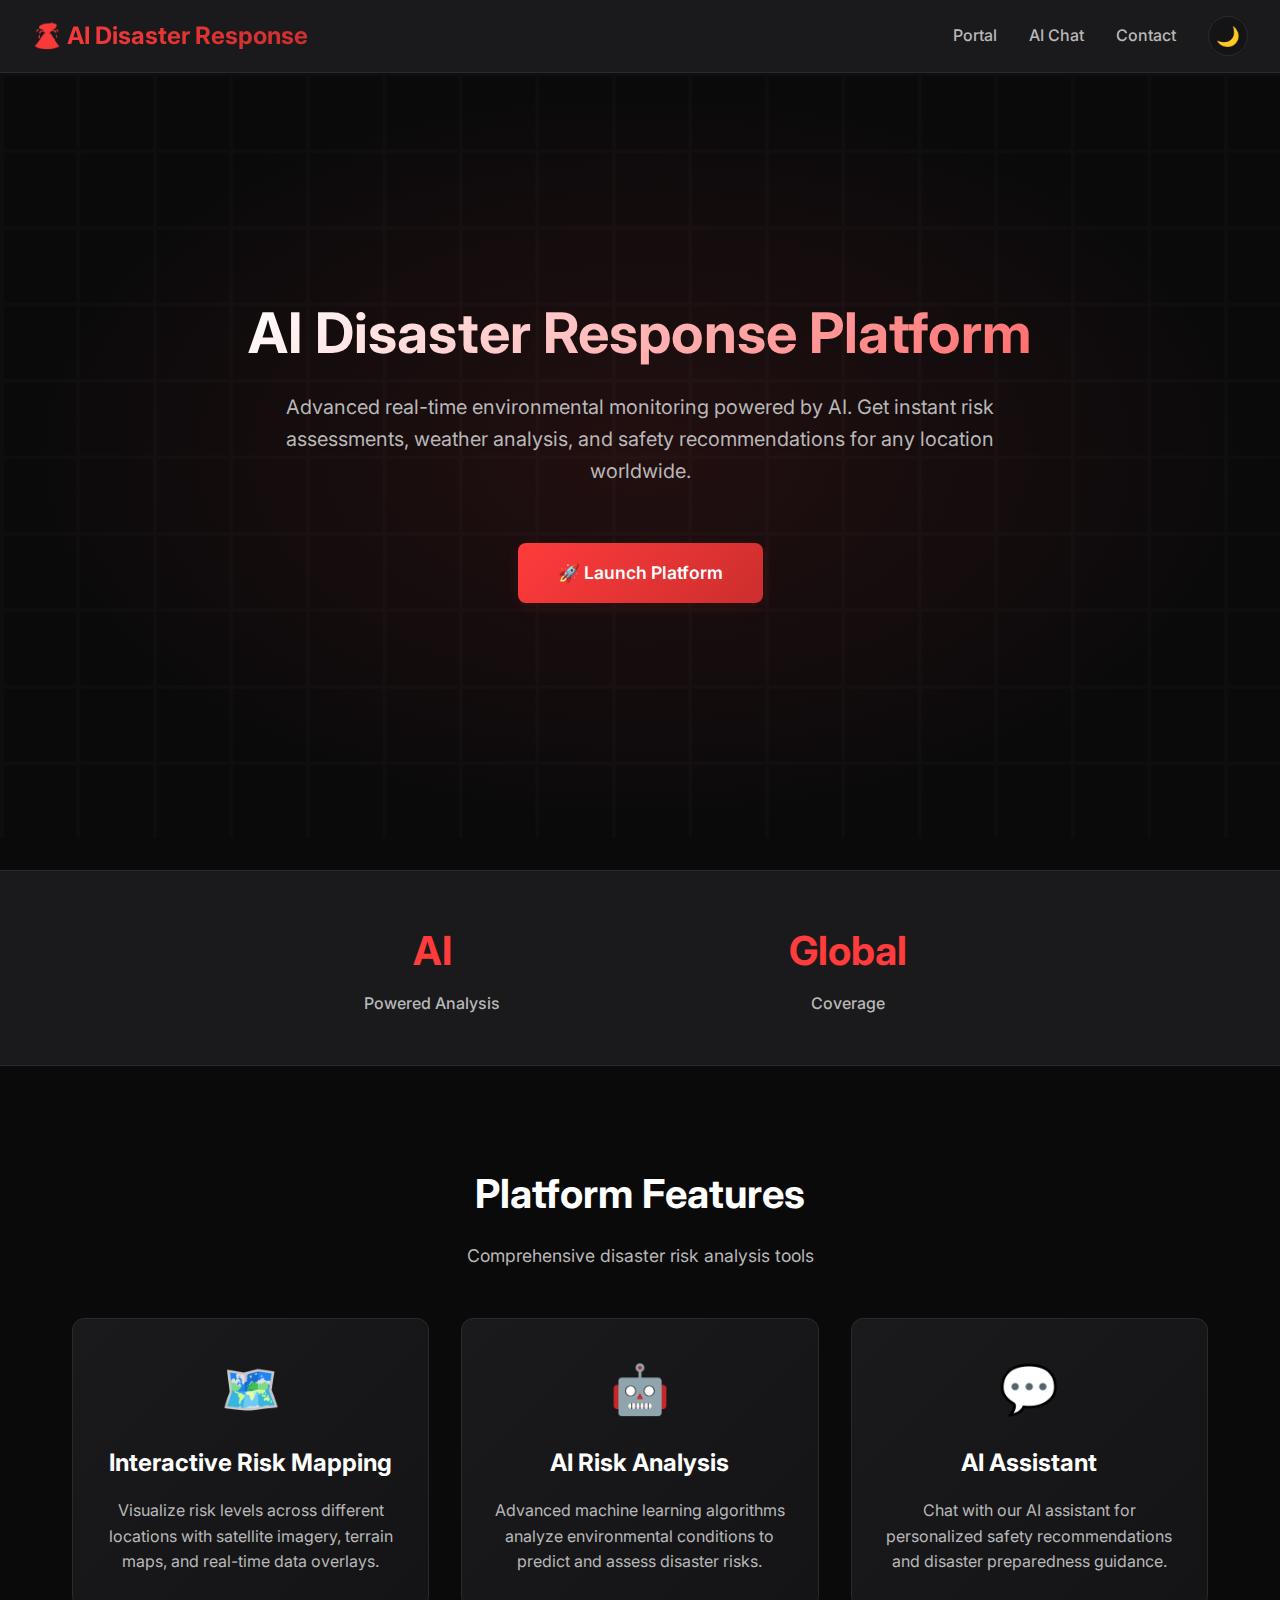
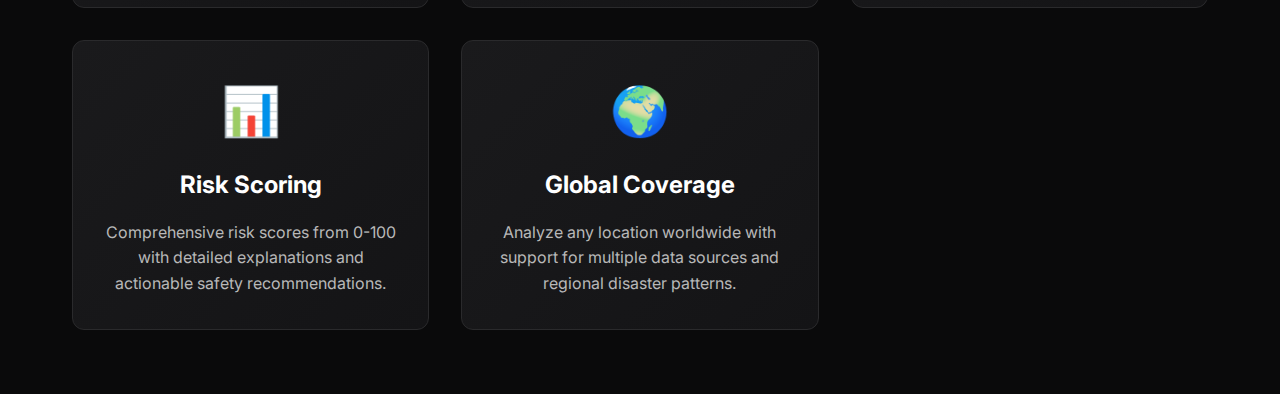
<file: templates/index.html>
<!doctype html>
<html>
<head>
  <meta charset="utf-8" />
  <meta name="viewport" content="width=device-width,initial-scale=1" />
  <title>AI Disaster Response — Advanced Risk Analysis Platform</title>
  <link href="https://fonts.googleapis.com/css2?family=Inter:wght@300;400;500;600;700&display=swap" rel="stylesheet">
  <link rel="stylesheet" href="/static/style.css" />
  <style>
    .hero {
      min-height: 85vh;
      display: flex;
      flex-direction: column;
      align-items: center;
      justify-content: center;
      text-align: center;
      padding: 2rem;
      background: radial-gradient(ellipse at center, rgba(255, 59, 59, 0.1) 0%, transparent 70%);
      position: relative;
      overflow: hidden;
    }
    
    .hero::before {
      content: '';
      position: absolute;
      top: 0;
      left: 0;
      right: 0;
      bottom: 0;
      background: url('data:image/svg+xml,<svg xmlns="http://www.w3.org/2000/svg" viewBox="0 0 100 100"><defs><pattern id="grid" width="10" height="10" patternUnits="userSpaceOnUse"><path d="M 10 0 L 0 0 0 10" fill="none" stroke="rgba(255,255,255,0.03)" stroke-width="1"/></pattern></defs><rect width="100" height="100" fill="url(%23grid)"/></svg>');
      opacity: 0.5;
    }
    
    .hero-content {
      position: relative;
      z-index: 2;
      max-width: 800px;
    }
    
    .hero h1 {
      font-size: 3.5rem;
      font-weight: 700;
      margin-bottom: 1.5rem;
      background: linear-gradient(135deg, #ffffff, #ff6b6b);
      -webkit-background-clip: text;
      -webkit-text-fill-color: transparent;
      background-clip: text;
      line-height: 1.2;
    }
    
    .hero p {
      font-size: 1.25rem;
      color: var(--text-secondary);
      margin-bottom: 2.5rem;
      line-height: 1.6;
    }
    
    .hero-btn {
      font-size: 1.1rem;
      padding: 1rem 2.5rem;
      margin-top: 1rem;
      position: relative;
      overflow: hidden;
    }
    
    .hero-btn::before {
      content: '';
      position: absolute;
      top: 0;
      left: -100%;
      width: 100%;
      height: 100%;
      background: linear-gradient(90deg, transparent, rgba(255,255,255,0.2), transparent);
      transition: left 0.5s;
    }
    
    .hero-btn:hover::before {
      left: 100%;
    }
    
    .features {
      padding: 4rem 2rem;
      max-width: 1200px;
      margin: 0 auto;
    }
    
    .features-grid {
      display: grid;
      grid-template-columns: repeat(auto-fit, minmax(300px, 1fr));
      gap: 2rem;
      margin-top: 3rem;
    }
    
    .feature-card {
      background: var(--gradient-card);
      border: 1px solid var(--border-color);
      border-radius: 12px;
      padding: 2rem;
      text-align: center;
      transition: all 0.3s ease;
    }
    
    .feature-card:hover {
      transform: translateY(-5px);
      border-color: var(--primary-red);
      box-shadow: 0 10px 40px rgba(255, 59, 59, 0.1);
    }
    
    .feature-icon {
      font-size: 3rem;
      margin-bottom: 1rem;
      display: block;
    }
    
    .feature-card h3 {
      font-size: 1.5rem;
      margin-bottom: 1rem;
      color: var(--text-primary);
    }
    
    .feature-card p {
      color: var(--text-secondary);
      line-height: 1.6;
    }
    
    .stats {
      background: var(--bg-card);
      padding: 3rem 2rem;
      margin: 2rem 0;
      border-top: 1px solid var(--border-color);
      border-bottom: 1px solid var(--border-color);
    }
    
    .stats-grid {
      display: grid;
      grid-template-columns: repeat(auto-fit, minmax(200px, 1fr));
      gap: 2rem;
      max-width: 800px;
      margin: 0 auto;
      text-align: center;
    }
    
    .stat-item h3 {
      font-size: 2.5rem;
      font-weight: 700;
      color: var(--primary-red);
      margin-bottom: 0.5rem;
    }
    
    .stat-item p {
      color: var(--text-secondary);
      font-weight: 500;
    }
    
    @media (max-width: 768px) {
      .hero h1 {
        font-size: 2.5rem;
      }
      
      .hero p {
        font-size: 1.1rem;
      }
      
      .features {
        padding: 2rem 1rem;
      }
    }
  </style>
</head>
<body>
  <header class="header">
    <div class="logo">🌋 AI Disaster Response</div>
    <nav class="nav-links">
      <a class="nav-link" href="/menu">Portal</a>
      <a class="nav-link" href="/chat">AI Chat</a>
      <a class="nav-link" href="/contact">Contact</a>
      <button id="themeToggle" class="theme-toggle" title="Toggle Theme">
        <span class="theme-icon">🌙</span>
      </button>
    </nav>
  </header>

  <section class="hero">
    <div class="hero-content fade-in-up">
      <h1>AI Disaster Response Platform</h1>
      <p>Advanced real-time environmental monitoring powered by AI. Get instant risk assessments, weather analysis, and safety recommendations for any location worldwide.</p>
      <a class="btn hero-btn" href="/menu">🚀 Launch Platform</a>
    </div>
  </section>

  <section class="stats">
    <div class="stats-grid">
      <div class="stat-item">
        <h3>AI</h3>
        <p>Powered Analysis</p>
      </div>
      <div class="stat-item">
        <h3>Global</h3>
        <p>Coverage</p>
      </div>
    </div>
  </section>

  <section class="features">
    <div class="text-center">
      <h2 style="font-size: 2.5rem; margin-bottom: 1rem;">Platform Features</h2>
      <p style="color: var(--text-secondary); font-size: 1.1rem;">Comprehensive disaster risk analysis tools</p>
    </div>
    
    <div class="features-grid">
      <div class="feature-card">
        <span class="feature-icon">🗺️</span>
        <h3>Interactive Risk Mapping</h3>
        <p>Visualize risk levels across different locations with satellite imagery, terrain maps, and real-time data overlays.</p>
      </div>
      
      <div class="feature-card">
        <span class="feature-icon">🤖</span>
        <h3>AI Risk Analysis</h3>
        <p>Advanced machine learning algorithms analyze environmental conditions to predict and assess disaster risks.</p>
      </div>
      

      
      <div class="feature-card">
        <span class="feature-icon">💬</span>
        <h3>AI Assistant</h3>
        <p>Chat with our AI assistant for personalized safety recommendations and disaster preparedness guidance.</p>
      </div>
      
      <div class="feature-card">
        <span class="feature-icon">📊</span>
        <h3>Risk Scoring</h3>
        <p>Comprehensive risk scores from 0-100 with detailed explanations and actionable safety recommendations.</p>
      </div>
      
      <div class="feature-card">
        <span class="feature-icon">🌍</span>
        <h3>Global Coverage</h3>
        <p>Analyze any location worldwide with support for multiple data sources and regional disaster patterns.</p>
      </div>
    </div>
  </section>


  <script>
    function initThemeToggle() {
      const themeToggle = document.getElementById('themeToggle');
      const themeIcon = themeToggle.querySelector('.theme-icon');
      
      // Check for saved theme or default to dark
      const currentTheme = localStorage.getItem('theme') || 'dark';
      document.documentElement.setAttribute('data-theme', currentTheme);
      themeIcon.textContent = currentTheme === 'dark' ? '🌙' : '☀️';
      
      themeToggle.addEventListener('click', () => {
        const currentTheme = document.documentElement.getAttribute('data-theme');
        const newTheme = currentTheme === 'dark' ? 'light' : 'dark';
        
        document.documentElement.setAttribute('data-theme', newTheme);
        localStorage.setItem('theme', newTheme);
        themeIcon.textContent = newTheme === 'dark' ? '🌙' : '☀️';
      });
    }

    document.addEventListener('DOMContentLoaded', initThemeToggle);
  </script>
</body>
</html>
</file>
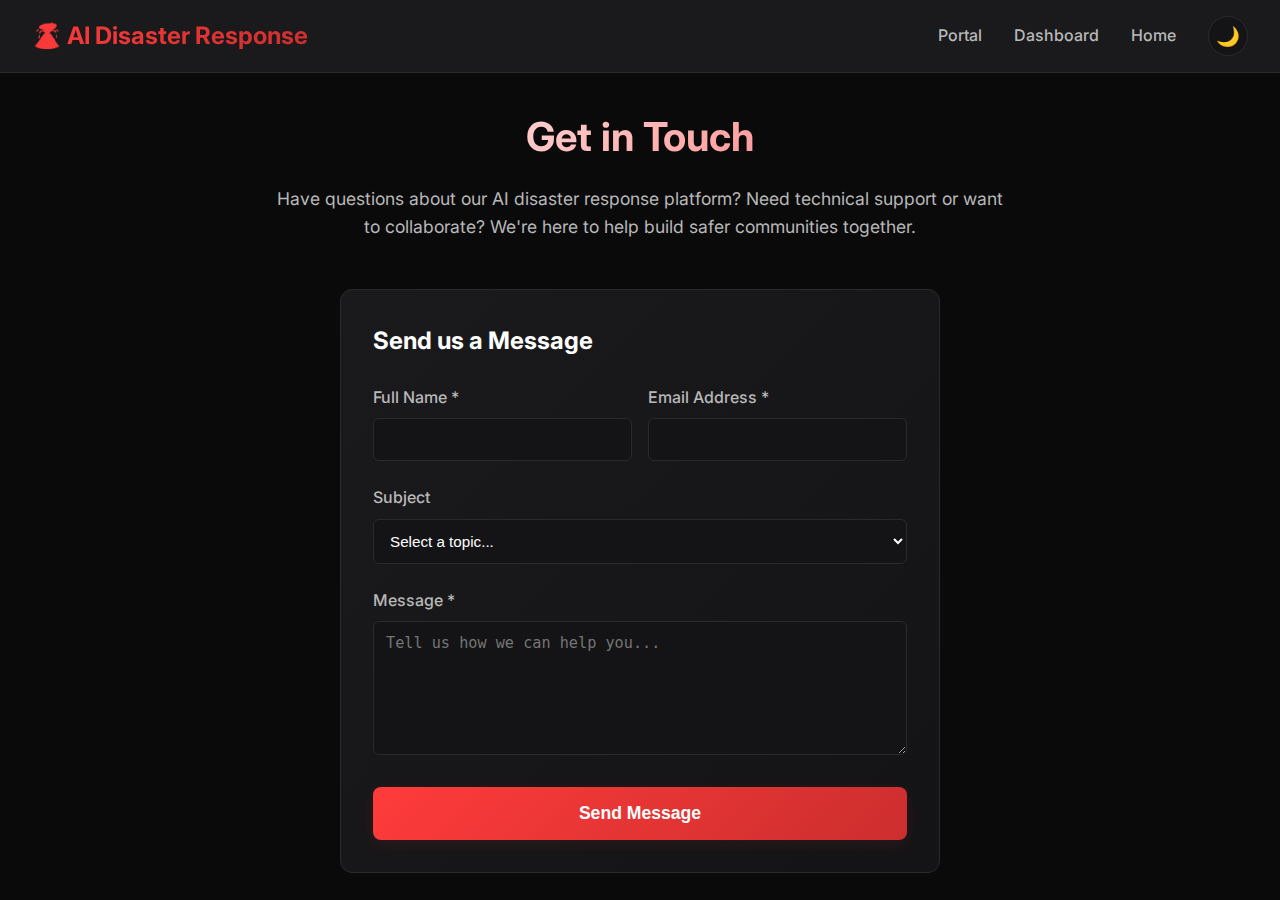
<file: templates/contact.html>
<!doctype html>
<html>

<head>
  <meta charset="utf-8" />
  <meta name="viewport" content="width=device-width,initial-scale=1">
  <title>Contact Us — AI Disaster Response Platform</title>
  <link href="https://fonts.googleapis.com/css2?family=Inter:wght@300;400;500;600;700&display=swap" rel="stylesheet">
  <link rel="stylesheet" href="/static/style.css" />
  <style>
    .contact-container {
      max-width: 800px;
      margin: 2rem auto;
      padding: 0 2rem;
    }

    .contact-header {
      text-align: center;
      margin-bottom: 3rem;
    }

    .contact-header h1 {
      font-size: 2.5rem;
      font-weight: 700;
      margin-bottom: 1rem;
      background: linear-gradient(135deg, #ffffff, #ff6b6b);
      -webkit-background-clip: text;
      -webkit-text-fill-color: transparent;
      background-clip: text;
    }

    .contact-header p {
      color: var(--text-secondary);
      font-size: 1.1rem;
      line-height: 1.6;
    }

    .contact-form-container {
      max-width: 600px;
      margin: 0 auto;
    }

    .contact-form {
      background: var(--gradient-card);
      border: 1px solid var(--border-color);
      border-radius: 12px;
      padding: 2rem;
    }

    .info-item {
      display: flex;
      align-items: center;
      gap: 1rem;
      margin-bottom: 1.5rem;
      padding: 1rem;
      background: var(--bg-panel);
      border-radius: 8px;
      border: 1px solid var(--border-color);
    }

    .info-icon {
      width: 40px;
      height: 40px;
      background: var(--gradient-primary);
      border-radius: 50%;
      display: flex;
      align-items: center;
      justify-content: center;
      font-size: 1.2rem;
      flex-shrink: 0;
    }

    .info-content h3 {
      margin: 0 0 0.5rem 0;
      font-size: 1.1rem;
      color: var(--text-primary);
    }

    .info-content p {
      margin: 0;
      color: var(--text-secondary);
      font-size: 0.95rem;
    }

    .form-row {
      display: grid;
      grid-template-columns: 1fr 1fr;
      gap: 1rem;
    }

    .form-group {
      margin-bottom: 1.5rem;
    }

    .form-group.full-width {
      grid-column: 1 / -1;
    }

    .submit-btn {
      width: 100%;
      padding: 1rem;
      font-size: 1.1rem;
      font-weight: 600;
    }

    .success-message {
      background: linear-gradient(135deg, #28a745);
      color: white;
      padding: 1rem;
      border-radius: 8px;
      margin-bottom: 1rem;
      text-align: center;
      display: none;
    }

    @media (max-width: 768px) {
      .form-row {
        grid-template-columns: 1fr;
      }

      .contact-container {
        padding: 0 1rem;
      }
    }
  </style>
</head>

<body>
  <header class="header">
    <div class="logo">🌋 AI Disaster Response</div>
    <nav class="nav-links">
      <a class="nav-link" href="/menu">Portal</a>
      <a class="nav-link" href="/dashboard">Dashboard</a>
      <a class="nav-link" href="/">Home</a>
      <button id="themeToggle" class="theme-toggle" title="Toggle Theme">
        <span class="theme-icon">🌙</span>
      </button>
    </nav>
  </header>

  <div class="contact-container">
    <div class="contact-header fade-in-up">
      <h1>Get in Touch</h1>
      <p>Have questions about our AI disaster response platform? Need technical support or want to collaborate? We're
        here to help build safer communities together.</p>
    </div>

    <div class="contact-form-container">
      <div class="contact-form fade-in-up">
        <h2 style="margin-bottom: 1.5rem; color: var(--text-primary);">Send us a Message</h2>

        <div class="success-message" id="successMessage">
          ✅ Thank you! Your message has been sent successfully. We'll get back to you soon.
        </div>

        <form id="contactForm" action="Sample" method="POST">
          <div class="form-row">
            <div class="form-group">
              <label class="form-label" for="name">Full Name *</label>
              <input type="text" id="name" name="name" class="form-input" required>
            </div>

            <div class="form-group">
              <label class="form-label" for="email">Email Address *</label>
              <input type="email" id="email" name="email" class="form-input" required>
            </div>
          </div>

          <div class="form-group">
            <label class="form-label" for="subject">Subject</label>
            <select id="subject" name="subject" class="form-input">
              <option value="">Select a topic...</option>
              <option value="Technical Support">Technical Support</option>
              <option value="Feature Request">Feature Request</option>
              <option value="Bug Report">Bug Report</option>
              <option value="Partnership">Partnership Inquiry</option>
              <option value="General Question">General Question</option>
              <option value="Emergency Planning">Emergency Planning</option>
            </select>
          </div>

          <div class="form-group">
            <label class="form-label" for="message">Message *</label>
            <textarea id="message" name="message" class="form-input form-textarea" rows="6"
              placeholder="Tell us how we can help you..." required></textarea>
          </div>

          <button type="submit" class="btn submit-btn">
            <span id="submitText">Send Message</span>
            <span id="submitLoading" class="loading" style="display: none;"></span>
          </button>
        </form>
      </div>
    </div>
  </div>

  <script>
    function initThemeToggle() {
      const themeToggle = document.getElementById('themeToggle');
      const themeIcon = themeToggle.querySelector('.theme-icon');

      // Check for saved theme or default to dark
      const currentTheme = localStorage.getItem('theme') || 'dark';
      document.documentElement.setAttribute('data-theme', currentTheme);
      themeIcon.textContent = currentTheme === 'dark' ? '🌙' : '☀️';

      themeToggle.addEventListener('click', () => {
        const currentTheme = document.documentElement.getAttribute('data-theme');
        const newTheme = currentTheme === 'dark' ? 'light' : 'dark';

        document.documentElement.setAttribute('data-theme', newTheme);
        localStorage.setItem('theme', newTheme);
        themeIcon.textContent = newTheme === 'dark' ? '🌙' : '☀️';
      });
    }

    document.addEventListener('DOMContentLoaded', () => {
      initThemeToggle();

      document.getElementById('contactForm').addEventListener('submit', async function (e) {
        e.preventDefault();

        const submitBtn = this.querySelector('button[type="submit"]');
        const submitText = document.getElementById('submitText');
        const submitLoading = document.getElementById('submitLoading');
        const successMessage = document.getElementById('successMessage');

        // Show loading state
        submitText.style.display = 'none';
        submitLoading.style.display = 'inline-block';
        submitBtn.disabled = true;

        try {
          const formData = new FormData(this);
          const response = await fetch(this.action, {
            method: 'POST',
            body: formData,
            headers: {
              'Accept': 'application/json'
            }
          });

          if (response.ok) {
            // Show success message
            successMessage.style.display = 'block';
            this.reset();

            // Scroll to success message
            successMessage.scrollIntoView({ behavior: 'smooth' });

            // Hide success message after 5 seconds
            setTimeout(() => {
              successMessage.style.display = 'none';
            }, 5000);
          } else {
            throw new Error('Form submission failed');
          }
        } catch (error) {
          alert('Sorry, there was an error sending your message. Please try again or contact us directly.');
        } finally {
          // Reset button state
          submitText.style.display = 'inline';
          submitLoading.style.display = 'none';
          submitBtn.disabled = false;
        }
      });
    });
  </script>
</body>


</html>
</file>
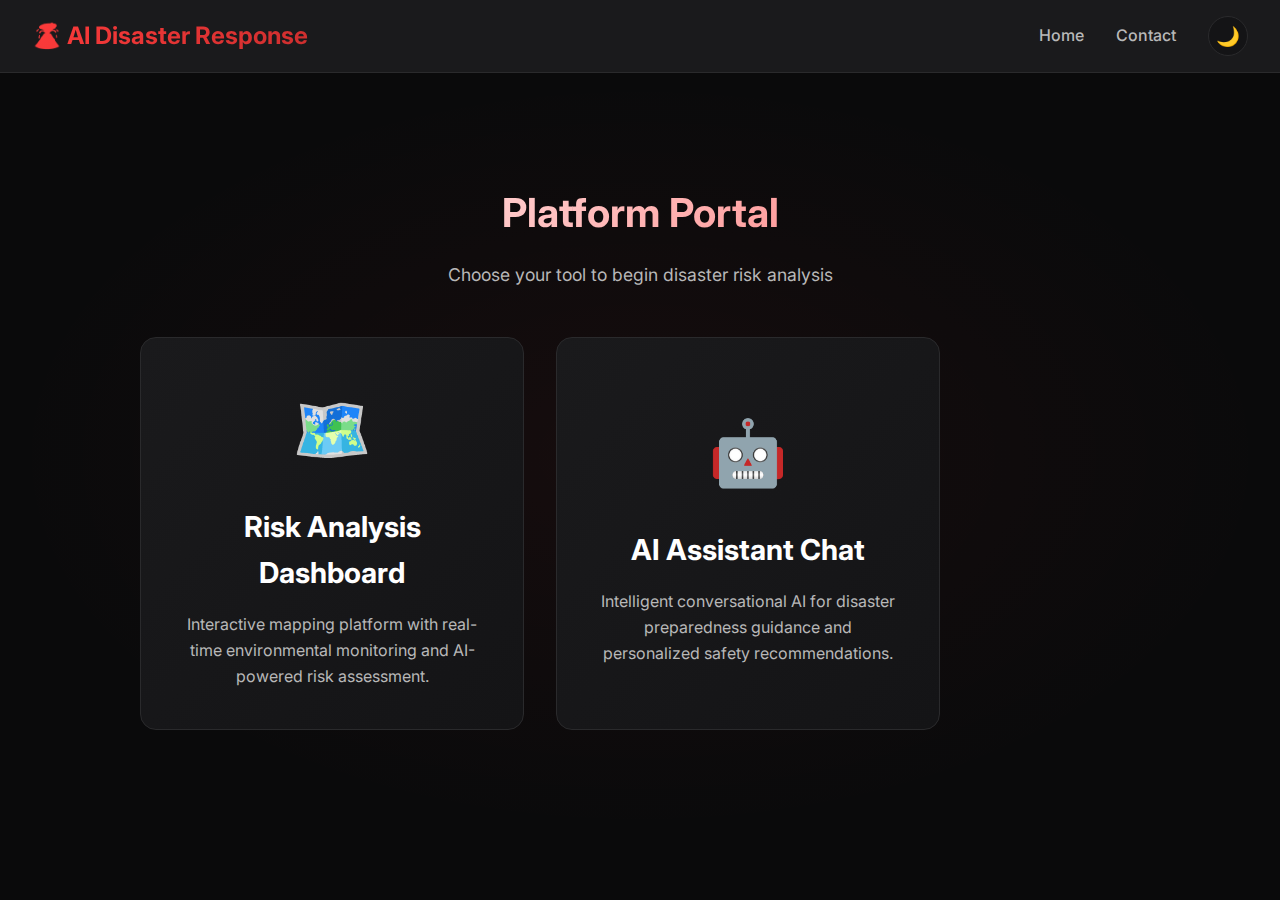
<file: templates/menu.html>
<!doctype html>
<html>
<head>
  <meta charset="utf-8"/>
  <meta name="viewport" content="width=device-width,initial-scale=1">
  <title>Platform Portal — AI Disaster Response</title>
  <link href="https://fonts.googleapis.com/css2?family=Inter:wght@300;400;500;600;700&display=swap" rel="stylesheet">
  <link rel="stylesheet" href="/static/style.css" />
  <style>
    .portal-container {
      min-height: 85vh;
      display: flex;
      align-items: center;
      justify-content: center;
      padding: 2rem;
      background: radial-gradient(ellipse at center, rgba(255, 59, 59, 0.05) 0%, transparent 70%);
    }
    
    .portal-grid {
      display: grid;
      grid-template-columns: repeat(auto-fit, minmax(350px, 1fr));
      gap: 2rem;
      max-width: 800px;
      width: 100%;
    }
    
    .portal-card {
      background: var(--gradient-card);
      border: 1px solid var(--border-color);
      border-radius: 16px;
      padding: 2.5rem;
      text-align: center;
      cursor: pointer;
      transition: all 0.4s ease;
      position: relative;
      overflow: hidden;
      min-height: 280px;
      display: flex;
      flex-direction: column;
      justify-content: center;
    }
    
    .portal-card::before {
      content: '';
      position: absolute;
      top: 0;
      left: 0;
      right: 0;
      bottom: 0;
      background: linear-gradient(135deg, rgba(255, 59, 59, 0.1), transparent);
      opacity: 0;
      transition: opacity 0.4s ease;
    }
    
    .portal-card:hover::before {
      opacity: 1;
    }
    
    .portal-card:hover {
      transform: translateY(-8px) scale(1.02);
      border-color: var(--primary-red);
      box-shadow: 0 20px 60px rgba(255, 59, 59, 0.2);
    }
    
    .portal-icon {
      font-size: 4rem;
      margin-bottom: 1.5rem;
      display: block;
      position: relative;
      z-index: 2;
    }
    
    .portal-title {
      font-size: 1.8rem;
      font-weight: 700;
      margin-bottom: 1rem;
      color: var(--text-primary);
      position: relative;
      z-index: 2;
    }
    
    .portal-desc {
      color: var(--text-secondary);
      line-height: 1.6;
      font-size: 1rem;
      position: relative;
      z-index: 2;
    }
    

    
    .portal-header {
      text-align: center;
      margin-bottom: 3rem;
    }
    
    .portal-header h1 {
      font-size: 2.5rem;
      font-weight: 700;
      margin-bottom: 1rem;
      background: linear-gradient(135deg, #ffffff, #ff6b6b);
      -webkit-background-clip: text;
      -webkit-text-fill-color: transparent;
      background-clip: text;
    }
    
    .portal-header p {
      color: var(--text-secondary);
      font-size: 1.1rem;
    }
    
    @media (max-width: 768px) {
      .portal-grid {
        grid-template-columns: 1fr;
        gap: 1.5rem;
      }
      
      .portal-card {
        padding: 2rem;
        min-height: 250px;
      }
      
      .portal-container {
        padding: 1rem;
      }
    }
  </style>
</head>
<body>
  <header class="header">
    <div class="logo">🌋 AI Disaster Response</div>
    <nav class="nav-links">
      <a class="nav-link" href="/">Home</a>
      <a class="nav-link" href="/contact">Contact</a>
      <button id="themeToggle" class="theme-toggle" title="Toggle Theme">
        <span class="theme-icon">🌙</span>
      </button>
    </nav>
  </header>

  <div class="portal-container">
    <div style="width: 100%; max-width: 1000px;">
      <div class="portal-header fade-in-up">
        <h1>Platform Portal</h1>
        <p>Choose your tool to begin disaster risk analysis</p>
      </div>

      <div class="portal-grid">
        <div onclick="location.href='/dashboard'" class="portal-card fade-in-up">
          <span class="portal-icon">🗺️</span>
          <h2 class="portal-title">Risk Analysis Dashboard</h2>
          <p class="portal-desc">Interactive mapping platform with real-time environmental monitoring and AI-powered risk assessment.</p>

        </div>

        <div onclick="location.href='/chat'" class="portal-card fade-in-up">
          <span class="portal-icon">🤖</span>
          <h2 class="portal-title">AI Assistant Chat</h2>
          <p class="portal-desc">Intelligent conversational AI for disaster preparedness guidance and personalized safety recommendations.</p>

        </div>
      </div>
    </div>
  </div>

  <script>
    function initThemeToggle() {
      const themeToggle = document.getElementById('themeToggle');
      const themeIcon = themeToggle.querySelector('.theme-icon');
      
      // Check for saved theme or default to dark
      const currentTheme = localStorage.getItem('theme') || 'dark';
      document.documentElement.setAttribute('data-theme', currentTheme);
      themeIcon.textContent = currentTheme === 'dark' ? '🌙' : '☀️';
      
      themeToggle.addEventListener('click', () => {
        const currentTheme = document.documentElement.getAttribute('data-theme');
        const newTheme = currentTheme === 'dark' ? 'light' : 'dark';
        
        document.documentElement.setAttribute('data-theme', newTheme);
        localStorage.setItem('theme', newTheme);
        themeIcon.textContent = newTheme === 'dark' ? '🌙' : '☀️';
      });
    }

    document.addEventListener('DOMContentLoaded', initThemeToggle);
  </script>
</body>
</html>
</file>
<file: static/style.css>
/* Professional AI Disaster Response Styling */
:root {
  --primary-red: #ff3b3b;
  --dark-red: #cc2e2e;
  --bg-dark: #0a0a0b;
  --bg-card: #1a1a1c;
  --bg-panel: #141416;
  --text-primary: #ffffff;
  --text-secondary: #b8b8b8;
  --text-muted: #888888;
  --border-color: #2a2a2c;
  --shadow-light: rgba(255, 59, 59, 0.1);
  --shadow-dark: rgba(0, 0, 0, 0.5);
  --gradient-primary: linear-gradient(135deg, #ff3b3b, #cc2e2e);
  --gradient-card: linear-gradient(135deg, #1a1a1c, #141416);
}

/* Light Theme */
[data-theme="light"] {
  --bg-dark: #ffffff;
  --bg-card: #f8f9fa;
  --bg-panel: #ffffff;
  --text-primary: #212529;
  --text-secondary: #495057;
  --text-muted: #6c757d;
  --border-color: #dee2e6;
  --shadow-light: rgba(255, 59, 59, 0.15);
  --shadow-dark: rgba(0, 0, 0, 0.1);
  --gradient-card: linear-gradient(135deg, #f8f9fa, #ffffff);
}

* {
  margin: 0;
  padding: 0;
  box-sizing: border-box;
}

body {
  font-family: 'Inter', 'Segoe UI', Tahoma, Geneva, Verdana, sans-serif;
  background: var(--bg-dark);
  color: var(--text-primary);
  line-height: 1.6;
  overflow-x: hidden;
  min-height: 100vh;
}

/* Header Styles */
.header {
  background: var(--bg-card);
  border-bottom: 1px solid var(--border-color);
  padding: 1rem 2rem;
  display: flex;
  justify-content: space-between;
  align-items: center;
  backdrop-filter: blur(10px);
  position: sticky;
  top: 0;
  z-index: 1000;
}

.logo {
  font-size: 1.5rem;
  font-weight: 700;
  background: var(--gradient-primary);
  -webkit-background-clip: text;
  -webkit-text-fill-color: transparent;
  background-clip: text;
}

.nav-links {
  display: flex;
  gap: 2rem;
  align-items: center;
}

.nav-link {
  color: var(--text-secondary);
  text-decoration: none;
  font-weight: 500;
  transition: all 0.3s ease;
  position: relative;
}

.nav-link:hover {
  color: var(--primary-red);
  transform: translateY(-1px);
}

.nav-link::after {
  content: '';
  position: absolute;
  bottom: -5px;
  left: 0;
  width: 0;
  height: 2px;
  background: var(--gradient-primary);
  transition: width 0.3s ease;
}

.nav-link:hover::after {
  width: 100%;
}

/* Button Styles */
.btn {
  background: var(--gradient-primary);
  color: white;
  border: none;
  padding: 0.75rem 1.5rem;
  border-radius: 8px;
  font-weight: 600;
  cursor: pointer;
  transition: all 0.3s ease;
  text-decoration: none;
  display: inline-block;
  text-align: center;
  box-shadow: 0 4px 15px var(--shadow-light);
}

.btn:hover {
  transform: translateY(-2px);
  box-shadow: 0 8px 25px var(--shadow-light);
}

.btn-secondary {
  background: var(--bg-panel);
  border: 1px solid var(--border-color);
  color: var(--text-primary);
}

.btn-secondary:hover {
  background: var(--bg-card);
  border-color: var(--primary-red);
}

/* Card Styles */
.card {
  background: var(--gradient-card);
  border: 1px solid var(--border-color);
  border-radius: 12px;
  padding: 1.5rem;
  box-shadow: 0 8px 32px var(--shadow-dark);
  transition: all 0.3s ease;
  backdrop-filter: blur(10px);
}

.card:hover {
  transform: translateY(-4px);
  box-shadow: 0 12px 40px var(--shadow-dark);
  border-color: var(--primary-red);
}

/* Panel Styles */
.panel {
  background: var(--bg-panel);
  border: 1px solid var(--border-color);
  border-radius: 10px;
  padding: 1.25rem;
  margin-bottom: 1rem;
}

/* Risk Status Styles */
.risk-high {
  background: linear-gradient(135deg, #ff3b3b20, #cc2e2e20);
  border-left: 4px solid var(--primary-red);
}

.risk-medium {
  background: linear-gradient(135deg, #ff8c1a20, #e6730020);
  border-left: 4px solid #ff8c1a;
}

.risk-low {
  background: linear-gradient(135deg, #28a74520, #20854020);
  border-left: 4px solid #28a745;
}

/* Form Styles */
.form-group {
  margin-bottom: 1rem;
}

.form-label {
  display: block;
  margin-bottom: 0.5rem;
  font-weight: 500;
  color: var(--text-secondary);
}

.form-input {
  width: 100%;
  padding: 0.75rem;
  background: var(--bg-panel);
  border: 1px solid var(--border-color);
  border-radius: 6px;
  color: var(--text-primary);
  font-size: 0.95rem;
  transition: all 0.3s ease;
}

.form-input:focus {
  outline: none;
  border-color: var(--primary-red);
  box-shadow: 0 0 0 3px rgba(255, 59, 59, 0.1);
}

.form-textarea {
  resize: vertical;
  min-height: 100px;
}

/* Loading Animation */
.loading {
  display: inline-block;
  width: 20px;
  height: 20px;
  border: 3px solid var(--border-color);
  border-radius: 50%;
  border-top-color: var(--primary-red);
  animation: spin 1s ease-in-out infinite;
}

@keyframes spin {
  to { transform: rotate(360deg); }
}

/* Responsive Design */
@media (max-width: 768px) {
  .header {
    padding: 1rem;
  }
  
  .nav-links {
    gap: 1rem;
  }
  
  .card {
    padding: 1rem;
  }
}

/* Map Controls */
.map-controls {
  position: absolute;
  top: 10px;
  right: 10px;
  z-index: 1000;
  display: flex;
  flex-direction: column;
  gap: 0.5rem;
}

.map-control-btn {
  background: var(--bg-card);
  border: 1px solid var(--border-color);
  color: var(--text-primary);
  padding: 0.5rem;
  border-radius: 6px;
  cursor: pointer;
  font-size: 0.85rem;
  transition: all 0.3s ease;
}

.map-control-btn:hover {
  background: var(--primary-red);
  border-color: var(--primary-red);
}

.map-control-btn.active {
  background: var(--primary-red);
  border-color: var(--primary-red);
}

/* Status Indicators */
.status-indicator {
  display: inline-block;
  width: 8px;
  height: 8px;
  border-radius: 50%;
  margin-right: 0.5rem;
}

.status-online {
  background: #28a745;
  box-shadow: 0 0 6px #28a745;
}

.status-warning {
  background: #ffc107;
  box-shadow: 0 0 6px #ffc107;
}

.status-error {
  background: #dc3545;
  box-shadow: 0 0 6px #dc3545;
}

/* Animations */
@keyframes fadeInUp {
  from {
    opacity: 0;
    transform: translateY(30px);
  }
  to {
    opacity: 1;
    transform: translateY(0);
  }
}

.fade-in-up {
  animation: fadeInUp 0.6s ease-out;
}

/* Theme Toggle */
.theme-toggle {
  background: var(--bg-panel);
  border: 1px solid var(--border-color);
  color: var(--text-primary);
  padding: 0.5rem;
  border-radius: 50%;
  cursor: pointer;
  transition: all 0.3s ease;
  width: 40px;
  height: 40px;
  display: flex;
  align-items: center;
  justify-content: center;
}

.theme-toggle:hover {
  background: var(--primary-red);
  border-color: var(--primary-red);
  transform: scale(1.1);
}

.theme-icon {
  font-size: 1.2rem;
}

/* Utility Classes */
.text-center { text-align: center; }
.text-muted { color: var(--text-muted); }
.text-secondary { color: var(--text-secondary); }
.mb-1 { margin-bottom: 0.5rem; }
.mb-2 { margin-bottom: 1rem; }
.mb-3 { margin-bottom: 1.5rem; }
.mt-1 { margin-top: 0.5rem; }
.mt-2 { margin-top: 1rem; }
.mt-3 { margin-top: 1.5rem; }
.flex { display: flex; }
.flex-between { justify-content: space-between; }
.flex-center { justify-content: center; align-items: center; }
.gap-1 { gap: 0.5rem; }
.gap-2 { gap: 1rem; }
</file>
